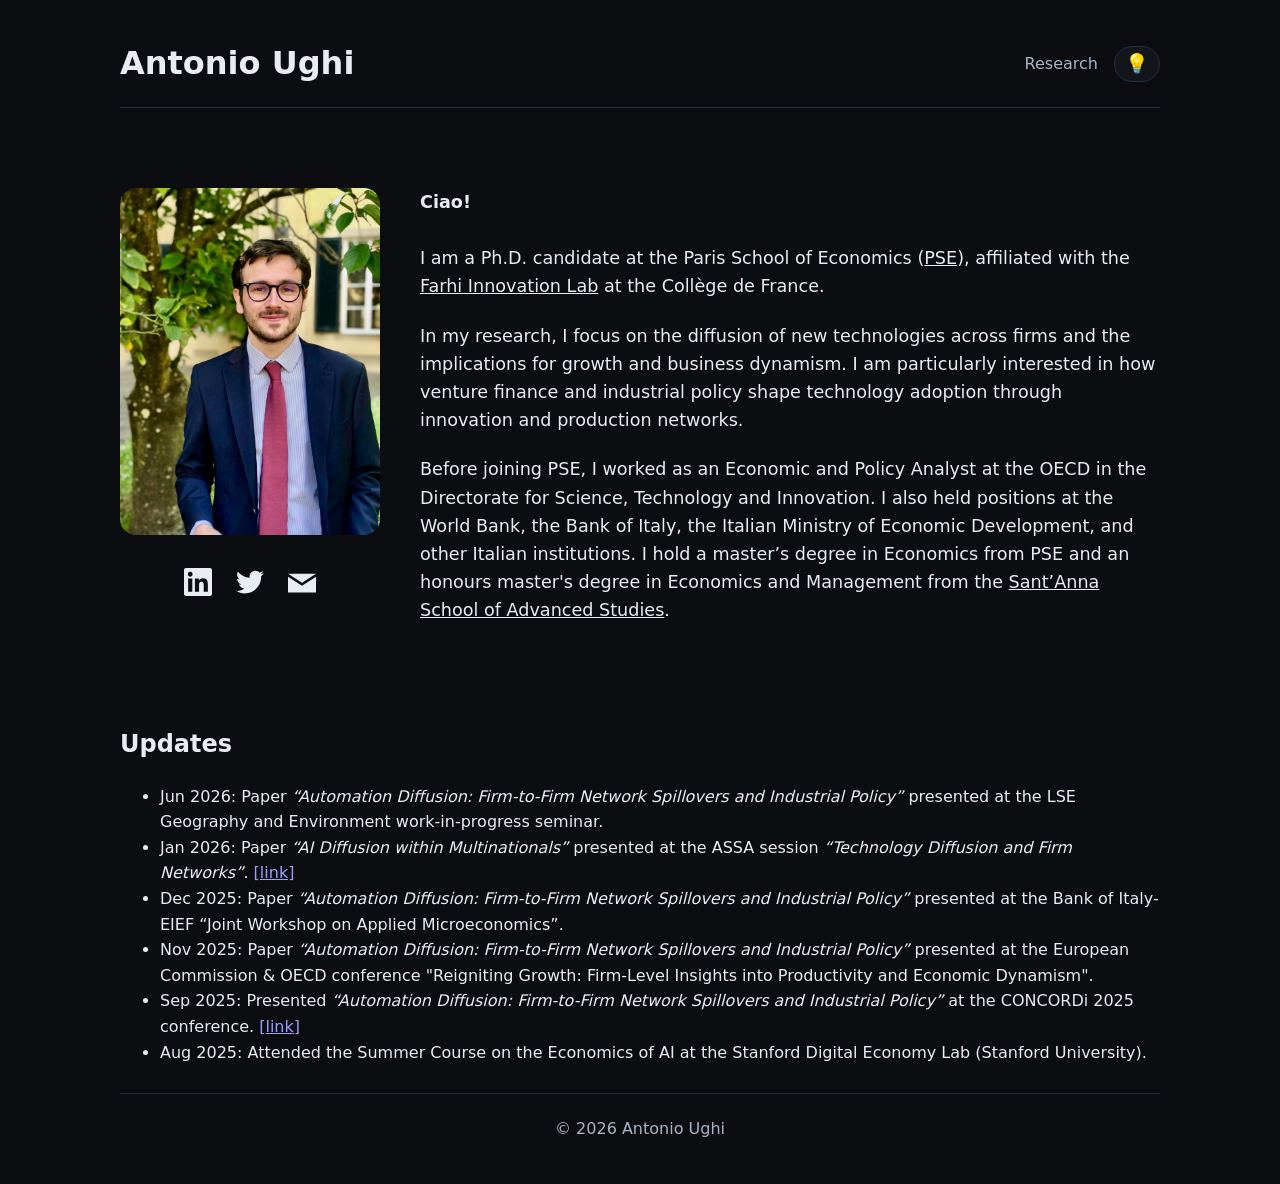
<file: index.html>
<!DOCTYPE html>
<html lang="en">
<head>
  <meta charset="utf-8" />
  <meta name="viewport" content="width=device-width, initial-scale=1" />
  <title>Antonio Ughi</title>
  <meta name="description" content="Personal website of Antonio Ughi." />
  <meta name="theme-color" content="#0b0d10" />
  <link rel="stylesheet" href="assets/styles.css" />
  <!-- Set the saved theme before CSS paints, even when external JS is unavailable. -->
  <script>
    (function () {
      var theme = "dark";
      try { theme = localStorage.getItem("website-theme") || "dark"; } catch (e) {}
      document.documentElement.setAttribute("data-theme", theme === "light" ? "light" : "dark");
    })();
  </script>
  <!-- Theme essentials duplicated here so HTML-only updates still work with the old stylesheet. -->
  <style>
    html[data-theme="dark"] {
      color-scheme: dark;
      --bg:#0b0d10; --bg2:#0f1419; --card:#12161b; --text:#e8edf2;
      --muted:#a7b6c6; --accent:#7dd3fc; --accent2:#a78bfa; --border:#203040;
      --card-link:#e8edf2; --card-link-hover:#a7b6c6;
    }
    html[data-theme="light"] {
      color-scheme: light;
      --bg:#fafafa; --bg2:#f1f5f9; --card:#ffffff; --text:#232c36;
      --muted:#556371; --accent:#17639b; --accent2:#6d4fb3; --border:#dce3e9;
      --card-link:#17639b; --card-link-hover:#0f4772;
    }
    html[data-theme="light"] .card a { color:var(--card-link); }
    html[data-theme="light"] .card a:hover { color:var(--card-link-hover); }
    html[data-theme="light"] .logo img { filter:none; }
    .description p.intro-greeting { margin-bottom:28px; }
    nav { display:flex; align-items:center; }
    .theme-toggle {
      display:inline-flex; align-items:center; justify-content:center; gap:6px;
      margin-left:16px; padding:5px 10px; min-height:36px;
      border:1px solid var(--border); border-radius:20px;
      background:var(--card); color:var(--text); font:inherit; font-size:0.85rem;
      line-height:1; cursor:pointer; white-space:nowrap;
    }
    .theme-toggle:hover { border-color:var(--accent); color:var(--accent); }
    .theme-toggle:focus-visible { outline:2px solid var(--accent); outline-offset:3px; }
    .theme-emoji { display:inline-block; font-size:19px; line-height:1; font-family:"Apple Color Emoji","Segoe UI Emoji","Noto Color Emoji",sans-serif; }
    .theme-label { display:none; }
    @media(max-width:700px) {
      header { gap:8px; }
      nav { gap:8px; }
      nav a { margin-left:0; font-size:.87rem; }
      .theme-toggle { margin-left:2px; width:36px; height:36px; padding:0; flex-shrink:0; }
    }
    @media(max-width:400px) {
      .wrap { padding:16px; }
      header .brand { gap:7px; }
      .logo { width:34px; height:34px; }
      header .brand strong { font-size:.85rem; }
      nav { gap:6px; }
      nav a { font-size:.82rem; }
      .theme-toggle { width:32px; height:32px; }
    }
  </style>

  <link rel="icon" type="image/png" href="favicon.png" />

</head>

<body>
  <div class="wrap">

    <!-- DESKTOP HEADER -->
    <header class="desktop-header">
      <div class="brand">
        <div class="site-title">Antonio Ughi</div>
      </div>

      <nav>
        <a href="research.html">Research</a>

        <button type="button" class="theme-toggle" aria-label="Switch to light mode" title="Switch to light mode" aria-pressed="false">
          <span class="theme-emoji" aria-hidden="true">💡</span>
          <span class="theme-label" aria-hidden="true">Light</span>
        </button>
      </nav>
    </header>

    <!-- MOBILE HEADER -->
    <header class="mobile-header">
      <div class="brand">
        <div class="logo">
          <img
            src="assets/AU_logo.jpeg"
            alt="Antonio Ughi"
            style="width:100%;height:100%;object-fit:cover;border-radius:12px;"
          />
        </div>
        <div><strong>Antonio Ughi</strong></div>
      </div>

      <nav>
        <a href="research.html">Research</a>

        <button type="button" class="theme-toggle" aria-label="Switch to light mode" title="Switch to light mode" aria-pressed="false">
          <span class="theme-emoji" aria-hidden="true">💡</span>
          <span class="theme-label" aria-hidden="true">Light</span>
        </button>
      </nav>
    </header>

    <!-- PROFILE AND DESCRIPTION -->
    <section class="hero aligned">
      <div>
        <img
          src="assets/AU.jpeg"
          alt="Antonio Ughi"
          class="profile-photo"
        />

        <!-- Contact icons -->
        <div class="social-links">

          <!-- LinkedIn -->
          <a
            href="https://www.linkedin.com/in/antonio-ughi-1ab396157/"
            target="_blank"
            rel="noopener noreferrer"
            aria-label="LinkedIn profile" title="LinkedIn profile"
          >
            <svg xmlns="http://www.w3.org/2000/svg" width="28" height="28"
                 viewBox="0 0 24 24" fill="currentColor"
                 aria-hidden="true" focusable="false">
              <path d="M20.447 20.452h-3.554v-5.569c0-1.328-.027-3.037-1.852-3.037-1.853 0-2.136 1.445-2.136 2.94v5.666H9.35V9h3.414v1.561h.049c.476-.9 1.637-1.85 3.37-1.85 3.601 0 4.267 2.37 4.267 5.455v6.286zM5.337 7.433a2.06 2.06 0 1 1 0-4.12 2.06 2.06 0 0 1 0 4.12zM7.119 20.452H3.555V9h3.564v11.452zM22.225 0H1.771C.792 0 0 .774 0 1.729v20.542C0 23.227.792 24 1.771 24h20.451C23.2 24 24 23.227 24 22.271V1.729C24 .774 23.2 0 22.222 0h.003z" />
            </svg>
          </a>

          <!-- Twitter/X -->
          <a
            href="https://x.com/antonioughi"
            target="_blank"
            rel="noopener noreferrer"
            aria-label="Twitter"
          >
            <svg xmlns="http://www.w3.org/2000/svg"
                 width="28" height="28"
                 viewBox="0 0 24 24"
                 fill="currentColor">
              <path d="M23.954 4.569c-.885.392-1.83.656-2.825.775 1.014-.611 1.794-1.574 2.163-2.723-.951.555-2.005.959-3.127 1.184-.897-.959-2.178-1.555-3.594-1.555-2.717 0-4.924 2.207-4.924 4.924 0 .39.045.765.127 1.124-4.09-.205-7.719-2.165-10.148-5.144-.424.729-.666 1.577-.666 2.475 0 1.708.869 3.216 2.188 4.099-.807-.026-1.566-.248-2.229-.616v.062c0 2.385 1.693 4.374 3.946 4.827-.413.111-.849.171-1.296.171-.317 0-.626-.03-.928-.086.627 1.956 2.444 3.379 4.6 3.419-1.68 1.318-3.809 2.105-6.102 2.105-.396 0-.788-.023-1.175-.069 2.189 1.401 4.768 2.215 7.557 2.215 9.054 0 14-7.496 14-13.986 0-.21 0-.423-.015-.634.962-.689 1.8-1.56 2.46-2.548l-.047-.02z"/>
            </svg>
          </a>

          <!-- Email -->
          <a
            href="mailto:antonio.ughi@psemail.eu"
            aria-label="Email"
          >
            <svg xmlns="http://www.w3.org/2000/svg"
                 width="28" height="28"
                 viewBox="0 0 24 24"
                 fill="currentColor">
              <path d="M12 12.713l11.985-7.713h-23.97l11.985 7.713zm0 2.574l-12-7.713v13.426h24v-13.426l-12 7.713z"/>
            </svg>
          </a>
        </div>
      </div>

      <div class="description">

        <p class="intro-greeting">
          <strong>Ciao!</strong>
        </p>

        <p style="margin-bottom: 1.2em;">
          I am a Ph.D. candidate at the Paris School of Economics
          (<a href="https://www.parisschoolofeconomics.eu/en/about-pse/"
              target="_blank">PSE</a>),
           affiliated with the
          <a href="https://www.farhi-innovation-lab.fr"
             target="_blank">Farhi Innovation Lab</a>
          at the Collège de France.
        </p>

        <p style="margin-bottom: 1.2em;">
         In my research, I focus on the diffusion of new technologies across firms and the implications for growth and business dynamism. 
         I am particularly interested in how venture finance and industrial policy shape technology adoption through innovation and production networks.
        </p>

        <p style="margin-bottom: 1.2em;">
          Before joining PSE, I worked as an Economic and Policy Analyst
          at the OECD in the Directorate for Science, Technology and
          Innovation. I also held positions at the World Bank, the Bank of Italy, the Italian Ministry of Economic Development, and other Italian institutions.
          I hold a master’s degree in Economics from PSE and an honours
          master's degree in Economics and Management from the
          <a href="https://www.santannapisa.it/en/international-relations/santanna-international-profile"
             target="_blank">Sant’Anna School of Advanced Studies</a>.
        </p>

      </div>
    </section>

    <!-- UPDATES -->
    <section class="updates">
      <h2>Updates</h2>

      <ul class="updates-list">

        <li>
          <span class="update-date">Jun 2026: </span>
          <span class="update-text">
            Paper <em>“Automation Diffusion: Firm-to-Firm Network Spillovers
            and Industrial Policy”</em> presented at the
            LSE Geography and Environment work-in-progress seminar.
          </span>
        </li>

        <li>
          <span class="update-date">Jan 2026:</span>
          <span class="update-text">
            Paper <em>“AI Diffusion within Multinationals”</em>
            presented at the ASSA session
            <em>“Technology Diffusion and Firm Networks”</em>.
            <a
              href="https://www.aeaweb.org/conference/2026/program/1206?q=eNqrVipOLS7OzM8LqSxIVbKqhnGVrJQMlWp1lBKLi_OTgRwlHaWS1KJcXAgrJbESKpSZmwphlWWmloO0FxUUXDAFTA1AegsS00GyhkAOXDCMpB5E"
              target="_blank"
              rel="noopener noreferrer"
            >[link]</a>
          </span>
        </li>

        <li>
          <span class="update-date">Dec 2025: </span>
          <span class="update-text">
            Paper <em>“Automation Diffusion: Firm-to-Firm Network Spillovers
            and Industrial Policy”</em> presented at the
            Bank of Italy-EIEF “Joint Workshop on Applied Microeconomics”.
          </span>
        </li>

        <li>
          <span class="update-date">Nov 2025: </span>
          <span class="update-text">
            Paper <em>“Automation Diffusion: Firm-to-Firm Network Spillovers
            and Industrial Policy”</em> presented at the European
            Commission &amp; OECD conference
            "Reigniting Growth: Firm-Level Insights into Productivity
            and Economic Dynamism".
          </span>
        </li>

        <li>
          <span class="update-date">Sep 2025: </span>
          <span class="update-text">
            Presented <em>“Automation Diffusion: Firm-to-Firm Network
            Spillovers and Industrial Policy”</em> at the
            CONCORDi 2025 conference.
            <a
              href="https://iri.jrc.ec.europa.eu/concordi-2025"
              target="_blank"
              rel="noopener noreferrer"
            >[link]</a>
          </span>
        </li>

        <li>
          <span class="update-date">Aug 2025: </span>
          <span class="update-text">
            Attended the Summer Course on the Economics of AI at the
            Stanford Digital Economy Lab (Stanford University).
          </span>
        </li>

      </ul>
    </section>

    <footer>
      © <span id="year"></span> Antonio Ughi
    </footer>

  </div>


  <!-- Self-contained toggle: no separate JavaScript file is required. -->
  <script>
    (function () {
      "use strict";
      var root = document.documentElement;
      var buttons = document.querySelectorAll(".theme-toggle");
      var storageKey = "website-theme";

      function applyTheme(theme) {
        var light = theme === "light";
        root.setAttribute("data-theme", light ? "light" : "dark");
        buttons.forEach(function (button) {
          button.querySelector(".theme-emoji").textContent = light ? "🌙" : "💡";
          button.querySelector(".theme-label").textContent = light ? "Dark" : "Light";
          button.setAttribute("aria-label", light ? "Switch to dark mode" : "Switch to light mode");
          button.setAttribute("title", light ? "Switch to dark mode" : "Switch to light mode");
          button.setAttribute("aria-pressed", String(light));
        });
        var meta = document.querySelector('meta[name="theme-color"]');
        if (meta) meta.setAttribute("content", light ? "#fafafa" : "#0b0d10");
      }

      applyTheme(root.getAttribute("data-theme"));
      buttons.forEach(function (button) {
        button.addEventListener("click", function () {
          var next = root.getAttribute("data-theme") === "light" ? "dark" : "light";
          applyTheme(next);
          try { localStorage.setItem(storageKey, next); } catch (e) {}
        });
      });
      var year = document.getElementById("year");
      if (year) year.textContent = new Date().getFullYear();
    })();
  </script>
</body>
</html>
</file>
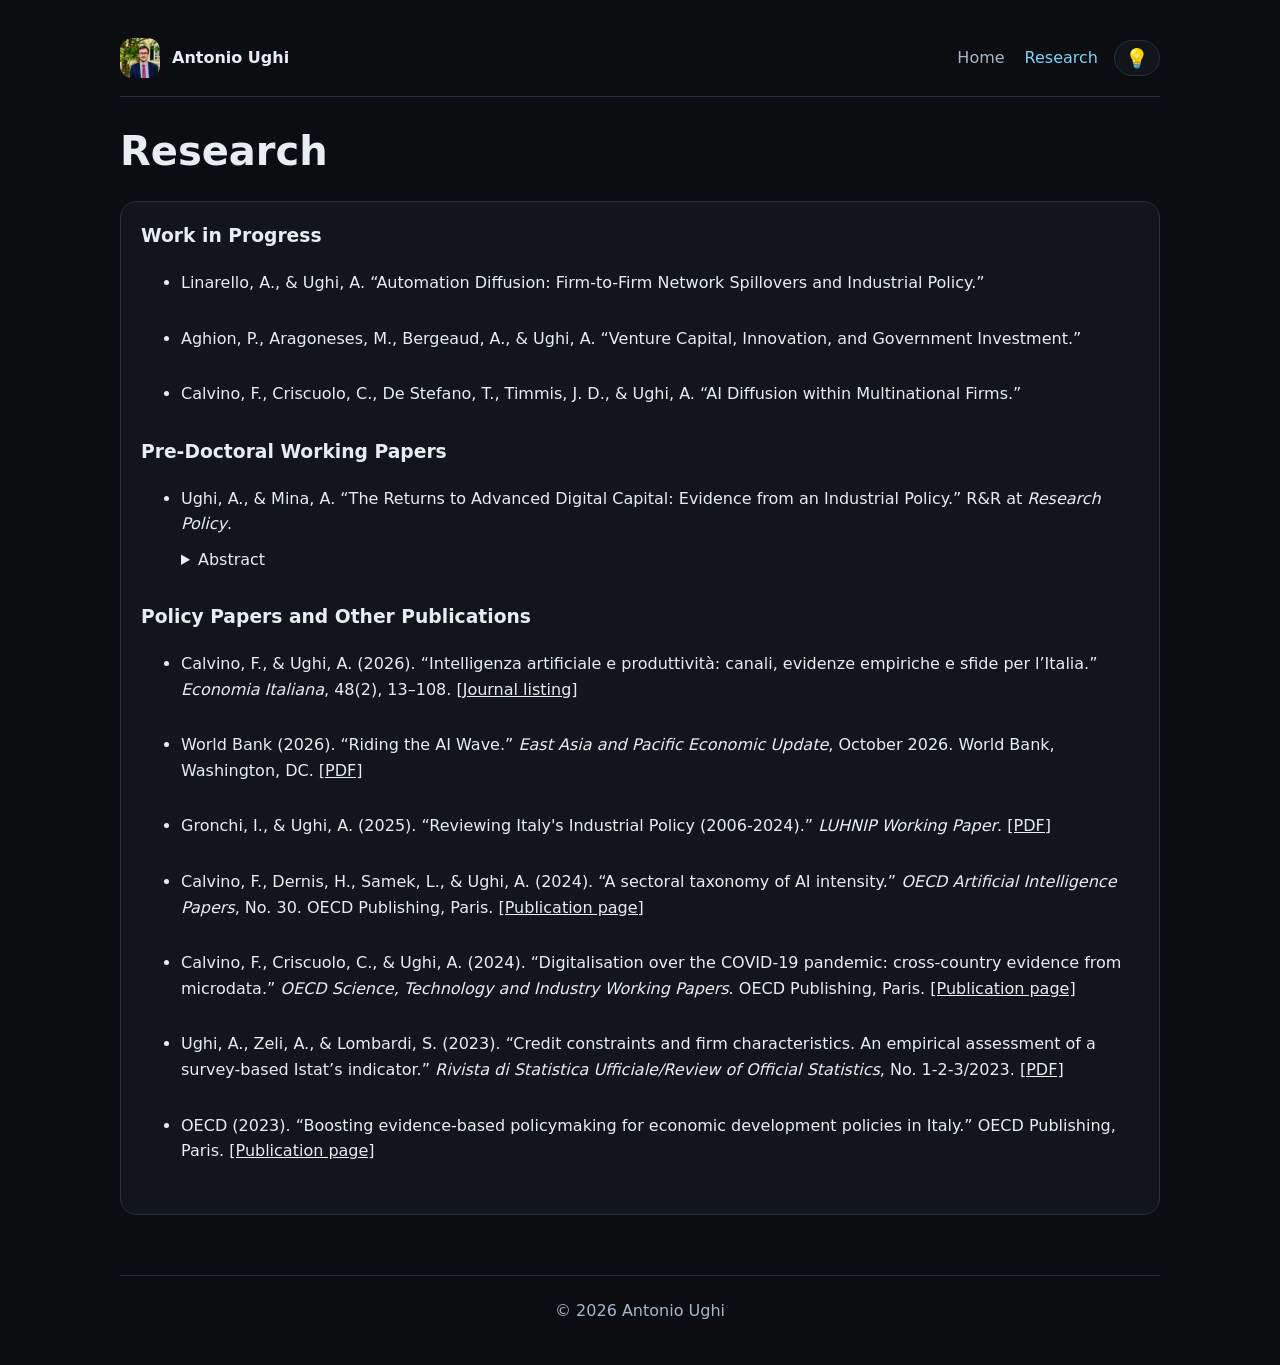
<file: research.html>
<!DOCTYPE html>
<html lang="en">
<head>
  <meta charset="utf-8" />
  <meta name="viewport" content="width=device-width, initial-scale=1" />
  <title>Research — Antonio Ughi</title>
  <meta name="theme-color" content="#0b0d10" />
  <link rel="icon" type="image/png" href="favicon.png" />
  <link rel="stylesheet" href="assets/styles.css?v=20261107-photo-fix" />
  <!-- Set the saved theme before CSS paints, even when external JS is unavailable. -->
  <script>
    (function () {
      var theme = "dark";
      try { theme = localStorage.getItem("website-theme") || "dark"; } catch (e) {}
      document.documentElement.setAttribute("data-theme", theme === "light" ? "light" : "dark");
    })();
  </script>
  <!-- Theme essentials duplicated here so HTML-only updates still work with the old stylesheet. -->
  <style>
    html[data-theme="dark"] {
      color-scheme: dark;
      --bg:#0b0d10; --bg2:#0f1419; --card:#12161b; --text:#e8edf2;
      --muted:#a7b6c6; --accent:#7dd3fc; --accent2:#a78bfa; --border:#203040;
      --card-link:#e8edf2; --card-link-hover:#a7b6c6;
    }
    html[data-theme="light"] {
      color-scheme: light;
      --bg:#fafafa; --bg2:#f1f5f9; --card:#ffffff; --text:#232c36;
      --muted:#556371; --accent:#17639b; --accent2:#6d4fb3; --border:#dce3e9;
      --card-link:#17639b; --card-link-hover:#0f4772;
    }
    html[data-theme="light"] .card a { color:var(--card-link); }
    html[data-theme="light"] .card a:hover { color:var(--card-link-hover); }
    html[data-theme="light"] .logo img { filter:none !important; }
    .description p.intro-greeting { margin-bottom:28px; }
    nav { display:flex; align-items:center; }
    .theme-toggle {
      display:inline-flex; align-items:center; justify-content:center; gap:6px;
      margin-left:16px; padding:5px 10px; min-height:36px;
      border:1px solid var(--border); border-radius:20px;
      background:var(--card); color:var(--text); font:inherit; font-size:0.85rem;
      line-height:1; cursor:pointer; white-space:nowrap;
    }
    .theme-toggle:hover { border-color:var(--accent); color:var(--accent); }
    .theme-toggle:focus-visible { outline:2px solid var(--accent); outline-offset:3px; }
    .theme-emoji { display:inline-block; font-size:19px; line-height:1; font-family:"Apple Color Emoji","Segoe UI Emoji","Noto Color Emoji",sans-serif; }
    .theme-label { display:none; }
    @media(max-width:700px) {
      header { gap:8px; }
      nav { gap:8px; }
      nav a { margin-left:0; font-size:.87rem; }
      .theme-toggle { margin-left:2px; width:36px; height:36px; padding:0; flex-shrink:0; }
    }
    @media(max-width:400px) {
      .wrap { padding:16px; }
      header .brand { gap:7px; }
      .logo { width:34px; height:34px; }
      header .brand strong { font-size:.85rem; }
      nav { gap:6px; }
      nav a { font-size:.82rem; }
      .theme-toggle { width:32px; height:32px; }
    }
  </style>


  <style>
    /* Research page spacing */
    .page h1 {
      margin-bottom: 28px;
    }

    /* Working paper abstracts */
    .paper-abstract {
      margin-top: 10px;
      margin-bottom: 6px;
    }

    .paper-abstract summary {
      cursor: pointer;
      font-size: inherit;
    }

    .paper-abstract summary:hover {
      text-decoration: underline;
    }

    .paper-abstract p {
      max-width: 89ch;
      margin-top: 12px;
      margin-bottom: 12px;
      line-height: 1.6;
      text-align: justify;
    }

    .paper-version {
      margin-top: 6px;
      margin-bottom: 12px;
    }
  </style>
</head>

<body>
  <div class="wrap">

    <header>
      <div class="brand">
        <div class="logo">
          <img
            src="assets/AU_logo.jpeg"
            alt="Antonio Ughi"
            style="width:100%;height:100%;object-fit:cover;border-radius:12px;filter:none !important;"
          />
        </div>
        <div><strong>Antonio Ughi</strong></div>
      </div>

      <nav>
        <a href="index.html">Home</a>
        <a class="active" href="research.html">Research</a>
        <!-- <a href="cv.html">CV</a> -->
        <button type="button" class="theme-toggle" aria-label="Switch to light mode" title="Switch to light mode" aria-pressed="false">
          <span class="theme-emoji" aria-hidden="true">💡</span>
          <span class="theme-label" aria-hidden="true">Light</span>
        </button>
      </nav>
    </header>

    <main class="page">
      <h1>Research</h1>

      <div class="card">

        <!-- WORK IN PROGRESS -->

        <h3>Work in Progress</h3>
        <ul>
          <li>
            Linarello, A., &amp; Ughi, A.
            “Automation Diffusion: Firm-to-Firm Network Spillovers and Industrial Policy.”
          </li>

          <li>
            Aghion, P., Aragoneses, M., Bergeaud, A., &amp; Ughi, A.
            “Venture Capital, Innovation, and Government Investment.”
          </li>

          <li>
            Calvino, F., Criscuolo, C., De Stefano, T., Timmis, J. D., &amp; Ughi, A.
            “AI Diffusion within Multinational Firms.”
          </li>
        </ul>


        <!-- PRE-DOCTORAL WORKING PAPERS -->

        <h3>Pre-Doctoral Working Papers</h3>
        <ul>
          <li>
            Ughi, A., &amp; Mina, A.
            “The Returns to Advanced Digital Capital: Evidence from an Industrial Policy.”
            R&amp;R at <em>Research Policy</em>.

            <details class="paper-abstract">
              <summary>Abstract</summary>
              <p>
                The latest wave of digitalization — encompassing advanced
                robotics, smart sensors, and artificial intelligence — is
                widely regarded as a key driver of future productivity growth.
                Yet evidence on the returns to investments in these technologies
                remains scarce, a gap that is particularly salient as governments
                increasingly subsidize firms' digital adoption. Using
                confidential firm-level administrative data, we exploit
                variation generated by the <em>Nuova Sabatini</em>, a major
                Italian industrial policy program, to estimate the returns
                to advanced digital "Industry 4.0" investments over 2012–2024.
                The program offered two investment tracks, one for digital
                and one for conventional capital, allowing us to estimate
                both the effects of each type of investment and the differential
                returns to Industry 4.0. We employ staggered and
                repeated-treatment difference-in-differences designs to
                estimate the effects of investments, and a stacked specification
                to identify the differential returns to Industry 4.0.
                We find that both types of investments increase capital
                accumulation, employment, and debt, but reduce productivity
                in the short run, consistent with adjustment costs. On average,
                Industry 4.0 yields no additional gains relative to conventional
                capital, except in intangible capital accumulation.
                These average differential effects, however, mask substantial
                heterogeneity: initially less productive firms experience
                gains, whereas initially more productive firms decline.
                We interpret these patterns in a theoretical framework where
                firms farther from the technological frontier obtain short-run
                gains from digital investment, while firms closer to the
                frontier undertake complementary investments with potential
                J-curve returns. The findings suggest that assessments of
                technology-targeted industrial policy should account for
                firms' initial productivity and the timing of investment returns.
              </p>

              <div class="paper-version">
                <a
                  href="https://www.econstor.eu/handle/10419/297149"
                  target="_blank"
                  rel="noopener noreferrer"
                >[Earlier version]</a>
              </div>

            </details>
          </li>
        </ul>


        <!-- POLICY AND OTHER PUBLICATIONS -->

        <h3>Policy Papers and Other Publications</h3>
        <ul>

          <li>
            Calvino, F., &amp; Ughi, A. (2026).
            <span lang="it">“Intelligenza artificiale e produttività: canali, evidenze empiriche e sfide per l’Italia.”</span>
            <em>Economia Italiana</em>, 48(2), 13–108.
            <a href="https://economiaitaliana.org/pubblicazioni/"
               target="_blank" rel="noopener noreferrer">[Journal listing]</a>
          </li>
          

          <li>
            World Bank (2026).
            “Riding the AI Wave.”
            <em>East Asia and Pacific Economic Update</em>, October 2026.
            World Bank, Washington, DC.
            <a
              href="https://openknowledge.worldbank.org/server/api/core/bitstreams/8ebed249-9e9e-4707-89e4-a53dc5d99227/content"
              target="_blank"
              rel="noopener noreferrer"
            >[PDF]</a>
          </li>

    

          <li>
            Gronchi, I., &amp; Ughi, A. (2025).
            “Reviewing Italy's Industrial Policy (2006-2024).”
            <em>LUHNIP Working Paper</em>.
            <a
              href="https://leap.luiss.it/wp-content/uploads/2025/06/LUHNIP-WP9.25-Reviewing-Italys-industrial-policy-2006-2024.pdf"
              target="_blank"
              rel="noopener noreferrer"
            >[PDF]</a>
          </li>

          <li>
            Calvino, F., Dernis, H., Samek, L., &amp; Ughi, A. (2024).
            “A sectoral taxonomy of AI intensity.”
            <em>OECD Artificial Intelligence Papers</em>, No. 30.
            OECD Publishing, Paris.
            <a
              href="https://www.oecd.org/en/publications/a-sectoral-taxonomy-of-ai-intensity_1f6377b5-en.html"
              target="_blank"
              rel="noopener noreferrer"
            >[Publication page]</a>
          </li>

          <li>
            Calvino, F., Criscuolo, C., &amp; Ughi, A. (2024).
            “Digitalisation over the COVID-19 pandemic: cross-country evidence from microdata.”
            <em>OECD Science, Technology and Industry Working Papers</em>.
            OECD Publishing, Paris.
            <a
              href="https://www.oecd.org/en/publications/digital-adoption-during-covid-19_f63ca261-en.html"
              target="_blank"
              rel="noopener noreferrer"
            >[Publication page]</a>
          </li>

          <li>
            Ughi, A., Zeli, A., &amp; Lombardi, S. (2023).
            “Credit constraints and firm characteristics. An empirical assessment of a survey-based Istat’s indicator.”
            <em>Rivista di Statistica Ufficiale/Review of Official Statistics</em>,
            No. 1-2-3/2023.
            <a
              href="https://www.istat.it/wp-content/uploads/2023/12/RSU-1-2-3-2023-Article3.pdf"
              target="_blank"
              rel="noopener noreferrer"
            >[PDF]</a>
          </li>

          <li>
            OECD (2023).
            “Boosting evidence-based policymaking for economic development policies in Italy.”
            OECD Publishing, Paris.
            <a
              href="https://reforms-investments.ec.europa.eu/publications-0/boosting-evidence-based-policy-making_en"
              target="_blank"
              rel="noopener noreferrer"
            >[Publication page]</a>
          </li>
        </ul>

      </div>
    </main>

    <footer>
      © <span id="year"></span> Antonio Ughi
    </footer>

  </div>

  <!-- Self-contained toggle: no separate JavaScript file is required. -->
  <script>
    (function () {
      "use strict";
      var root = document.documentElement;
      var buttons = document.querySelectorAll(".theme-toggle");
      var storageKey = "website-theme";

      function applyTheme(theme) {
        var light = theme === "light";
        root.setAttribute("data-theme", light ? "light" : "dark");
        buttons.forEach(function (button) {
          button.querySelector(".theme-emoji").textContent = light ? "🌙" : "💡";
          button.querySelector(".theme-label").textContent = light ? "Dark" : "Light";
          button.setAttribute("aria-label", light ? "Switch to dark mode" : "Switch to light mode");
          button.setAttribute("title", light ? "Switch to dark mode" : "Switch to light mode");
          button.setAttribute("aria-pressed", String(light));
        });
        var meta = document.querySelector('meta[name="theme-color"]');
        if (meta) meta.setAttribute("content", light ? "#fafafa" : "#0b0d10");
      }

      applyTheme(root.getAttribute("data-theme"));
      buttons.forEach(function (button) {
        button.addEventListener("click", function () {
          var next = root.getAttribute("data-theme") === "light" ? "dark" : "light";
          applyTheme(next);
          try { localStorage.setItem(storageKey, next); } catch (e) {}
        });
      });
      var year = document.getElementById("year");
      if (year) year.textContent = new Date().getFullYear();
    })();
  </script>
</body>
</html>
</file>
<file: assets/styles.css>
:root{--bg:#0b0d10;--bg2:#0f1419;--card:#12161b;--text:#e8edf2;--muted:#a7b6c6;--accent:#7dd3fc;--accent2:#a78bfa;--border:#203040;--max:1040px}

html,body{margin:0;padding:0;background:var(--bg);color:var(--text);font:16px/1.6 system-ui,-apple-system,Segoe UI,Roboto,Helvetica,Arial}
.wrap{max-width:var(--max);margin:0 auto;padding:20px}
header{padding:18px 0;border-bottom:1px solid var(--border);display:flex;justify-content:space-between;align-items:center}
.brand{display:flex;align-items:center;gap:12px}
.logo{width:40px;height:40px;border-radius:12px;background:linear-gradient(135deg,var(--accent),var(--accent2));display:grid;place-items:center;color:#0b0d10;font-weight:800}
nav a{margin-left:20px;color:var(--muted);text-decoration:none;font-weight:500}
nav a:hover{color:var(--accent)}
nav a.active{color:var(--accent)}
.hero{display:grid;gap:20px;padding:40px 0}
@media(min-width:900px){.hero{grid-template-columns:1fr 1fr;align-items:center}}
.card{background:var(--card);border:1px solid var(--border);border-radius:16px;padding:20px}
h1{font-size:clamp(28px,4vw,40px);line-height:1.1;margin:0 0 10px}
h2{margin-top:40px}
p{color:var(--muted)}
img{max-width:100%;border-radius:12px;display:block}
footer{border-top:1px solid var(--border);margin-top:28px;padding:22px 0;color:var(--muted);text-align:center}
.page{padding:32px 0}
.pdf-viewer{width:100%;height:780px;border:none;border-radius:12px;background:var(--bg2)}
.btn{display:inline-block;margin-left:10px;padding:.5rem .75rem;border:1px solid var(--border);border-radius:10px;color:var(--text);text-decoration:none}
.btn:hover{border-color:var(--accent);color:var(--accent)}
.small{font-size:.9rem}.muted{color:var(--muted)}


.site-title {
  font-size: 2rem;
  font-weight: 700;
  color: var(--text);
}

.hero.aligned {
  display: grid;
  grid-template-columns: auto 1fr;
  gap: 40px;
  align-items: start;
  margin-top: 40px;
}

.profile-photo {
  max-width: 260px;
  border-radius: 16px;
  display: block;
}

.description p {
  color: var(--text);   /* plain white (in dark mode) */
  font-size: 1.1rem;
  line-height: 1.6;
  margin: 0;
}

.description a {
  color: var(--text);          /* same as main text */
  text-decoration: underline;  /* keep underline for clarity */
}

.description a:hover {
  color: var(--accent);        /* highlight with accent color on hover */
}


.social-links {
  display: flex;
  justify-content: center; /* centers under photo */
  gap: 18px;               /* spacing between icons */
}

.social-links svg {
  fill: var(--text);        /* makes icons the same color as your text (white in dark mode) */
  transition: fill 0.2s ease, transform 0.2s ease;
}

.social-links a:hover svg {
  fill: var(--accent);      /* highlight color on hover */
  transform: scale(1.15);
}

.profile-photo {
  display: block;
  margin-bottom: 30px; /* adds clear space below the photo */
}


.card {
  padding-top: 12px;   /* reduce from default (likely 20–30px) */
  padding-right: 20px;
  padding-bottom: 20px;
  padding-left: 20px;
}

/* Also shrink top margin of section headings inside cards */
.card h2, 
.card h3 {
  margin-top: 0.4em;   /* default is ~1em */
}



.card ul li {
  margin-bottom: 30px; /* adjust this value for more or less spacing */
}

.card a {
  color: var(--card-link);
  text-decoration: underline;  /* keep underline if you want it clear it's clickable */
}

.card a:hover {
  color: var(--card-link-hover); /* theme-aware link hover */
}



/* Default: show desktop header, hide mobile header */ .desktop-header { display: flex; } .mobile-header { display: none !important; } /* On phones, hide only the portrait, not the social links. */
@media (max-width:700px) {
  .desktop-header { display:none !important; }
  .mobile-header { display:flex !important; }
  .hero.aligned { grid-template-columns:1fr; gap:14px; }
  .hero.aligned > div:first-child { display:block !important; order:2; }
  .hero.aligned > .description { order:1; }
  .hero.aligned .profile-photo { display:none !important; }
  .hero.aligned .social-links { justify-content:flex-start; gap:20px; margin-top:2px; }
}



/* Light and dark palettes respond to the visitor's choice, not OS auto-theme. */
:root { --card-link:#e8edf2; --card-link-hover:#a7b6c6; }
html[data-theme="dark"] {
  color-scheme:dark;
  --bg:#0b0d10; --bg2:#0f1419; --card:#12161b; --text:#e8edf2;
  --muted:#a7b6c6; --accent:#7dd3fc; --accent2:#a78bfa; --border:#203040;
  --card-link:#e8edf2; --card-link-hover:#a7b6c6;
}
html[data-theme="light"] {
  color-scheme:light;
  --bg:#fafafa; --bg2:#f1f5f9; --card:#ffffff; --text:#232c36;
  --muted:#556371; --accent:#17639b; --accent2:#6d4fb3; --border:#dce3e9;
  --card-link:#17639b; --card-link-hover:#0f4772;
}
.card a { color:var(--card-link); }
.card a:hover { color:var(--card-link-hover); }
/* Keep the AU monogram in its original colors in both themes. */
.logo { background:#0b0d10; overflow:hidden; }
.logo img, html[data-theme="light"] .logo img { filter:none; }
.description p.intro-greeting { margin-bottom:28px; }

/* Light bulb theme control: standard Unicode symbols, no icon dependencies. */
nav { display:flex; align-items:center; }
.theme-toggle {
  display:inline-flex; align-items:center; justify-content:center; gap:6px;
  margin-left:16px; padding:5px 10px; min-height:36px;
  border:1px solid var(--border); border-radius:20px;
  background:var(--card); color:var(--text); font:inherit; font-size:.85rem;
  line-height:1; cursor:pointer; white-space:nowrap;
}
.theme-toggle:hover { border-color:var(--accent); color:var(--accent); }
.theme-toggle:focus-visible { outline:2px solid var(--accent); outline-offset:3px; }
.theme-emoji { display:inline-block; font-size:19px; line-height:1; font-family:"Apple Color Emoji","Segoe UI Emoji","Noto Color Emoji",sans-serif; }
.theme-label { font-size:.83rem; }
@media(max-width:700px) {
  header { gap:8px; }
  nav { gap:8px; }
  nav a { margin-left:0; font-size:.87rem; }
  .theme-toggle { margin-left:2px; width:36px; height:36px; padding:0; flex-shrink:0; }
  .theme-label { display:none; }
}
@media(max-width:400px) {
  .wrap { padding:16px; }
  header .brand { gap:7px; }
  .logo { width:34px; height:34px; }
  header .brand strong { font-size:.85rem; }
  nav { gap:6px; }
  nav a { font-size:.82rem; }
  .theme-toggle { width:32px; height:32px; }
}

/* Social icons stay visible and tappable in both themes. */
.social-links a {
  display:inline-flex;
  align-items:center;
  justify-content:center;
  width:34px;
  height:34px;
  color:var(--text);
  text-decoration:none;
}
.social-links a svg { width:28px; height:28px; display:block; fill:currentColor; }
.social-links a:hover, .social-links a:focus-visible { color:var(--accent); }
.social-links a:hover svg, .social-links a:focus-visible svg { fill:currentColor; }
.social-links a:focus-visible { outline:2px solid var(--accent); outline-offset:3px; border-radius:4px; }

/* AU header portrait: keep exact same image/color in light and dark modes. */
.logo,
.logo img,
html[data-theme="light"] .logo,
html[data-theme="light"] .logo img {
  filter:none !important;
  -webkit-filter:none !important;
  opacity:1 !important;
  mix-blend-mode:normal !important;
}
</file>
